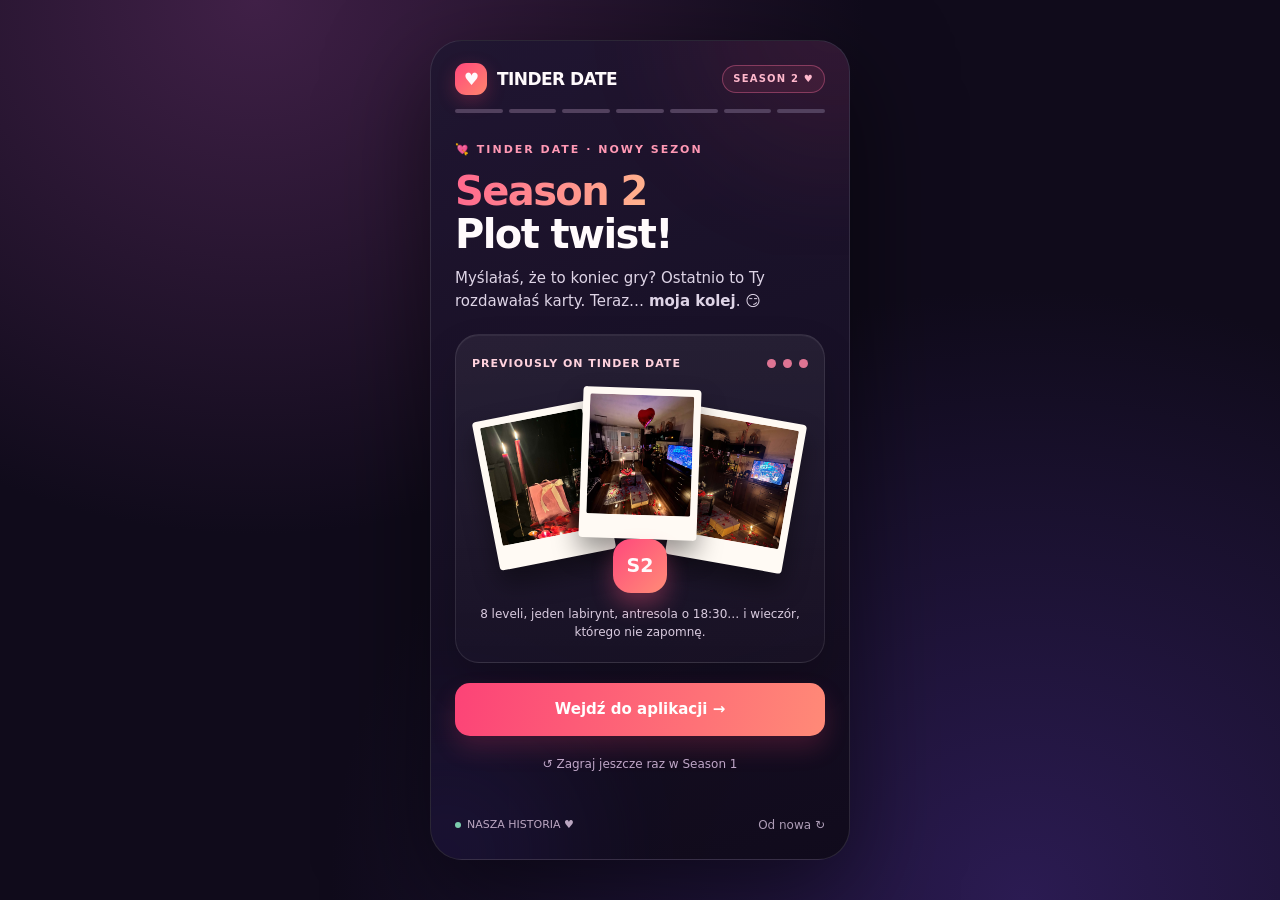
<file: index.html>
<!DOCTYPE html>
<html lang="pl">
<head>
<meta charset="utf-8">
<meta name="viewport" content="width=device-width, initial-scale=1, viewport-fit=cover">
<meta name="theme-color" content="#100b1b">
<meta name="robots" content="noindex, nofollow">
<title>Tinder Date ♥ Season 2</title>
<link rel="icon" href="data:image/svg+xml,%3Csvg xmlns='http://www.w3.org/2000/svg' viewBox='0 0 100 100'%3E%3Crect width='100' height='100' rx='28' fill='%23ff4f7d'/%3E%3Ctext x='50' y='70' font-size='60' text-anchor='middle' fill='white'%3E♥%3C/text%3E%3C/svg%3E">
<link rel="preconnect" href="https://fonts.googleapis.com">
<link rel="preconnect" href="https://fonts.gstatic.com" crossorigin>
<link href="https://fonts.googleapis.com/css2?family=Caveat:wght@600;700&display=swap" rel="stylesheet">
<link rel="stylesheet" href="assets/css/style.css">
</head>
<body>
<div class="phone">
  <div class="glow"></div><div class="glow2"></div>
  <header>
    <div class="logo"><span class="heart" aria-hidden="true">♥</span> TINDER DATE</div>
    <span class="tag" id="tag">SEASON 2 ♥</span>
  </header>
  <div class="steps" id="steps" aria-label="Postęp"><i></i><i></i><i></i><i></i><i></i><i></i><i></i></div>

  <main id="main">

  <!-- ============ INTRO ============ -->
  <section class="screen" data-screen="intro">
    <div class="eyebrow">💘 Tinder Date · nowy sezon</div>
    <h1><span class="gradient">Season 2</span><br>Plot twist!</h1>
    <p class="lead">Myślałaś, że to koniec gry? Ostatnio to Ty rozdawałaś karty. Teraz… <b>moja kolej</b>. 😏</p>
    <div class="hero-card">
      <div class="hero-top"><span>PREVIOUSLY ON TINDER DATE</span><div class="app-icons"><span></span><span></span><span></span></div></div>
      <div class="hero-polaroids">
        <figure class="mini-pol p1"><img src="assets/img/wieczor-3.jpg" alt=""></figure>
        <figure class="mini-pol p2"><img src="assets/img/wieczor-1.jpg" alt=""></figure>
        <figure class="mini-pol p3"><img src="assets/img/wieczor-2.jpg" alt=""></figure>
        <div class="hero-badge">S2</div>
      </div>
      <div class="title-caption">8 leveli, jeden labirynt, antresola o 18:30… i wieczór, którego nie zapomnę.</div>
    </div>
    <button class="primary" data-go="match">Wejdź do aplikacji →</button>
    <a class="subtle-link" id="season1-link" href="season1.html">↺ Zagraj jeszcze raz w Season 1</a>
  </section>

  <!-- ============ MATCH ============ -->
  <section class="screen" data-screen="match">
    <div class="eyebrow">🔔 Nowe powiadomienie</div>
    <h1>It's a <span class="gradient">match…</span><br>znowu. 💘</h1>
    <p class="lead">Ten sam match. Tylko lepszy. I z dużo większymi planami.</p>
    <div class="match-wrap">
      <div class="match-photos">
        <div class="match-photo"><img src="assets/img/ania.jpg" alt="Ania"></div>
        <div class="match-heart">♥</div>
        <div class="match-photo"><img src="assets/img/mariusz-card.jpg" alt="Mariusz"></div>
      </div>
      <div class="match-names"><span>Ania</span><span>×</span><span>Mariusz</span></div>
      <div class="match-sub">Match aktywny od <b>3 lat</b>. Status: nadal iskrzy. ✨</div>
    </div>
    <button class="primary" data-go="rules">Otwórz wiadomość →</button>
  </section>

  <!-- ============ RULES ============ -->
  <section class="screen" data-screen="rules">
    <div class="eyebrow">🎮 Season 2 / Zasady</div>
    <h1>Tym razem <span class="gradient">grasz Ty.</span></h1>
    <p class="lead">Role się odwróciły. Ja piszę wiadomości, Ty wybierasz. Każdy wybór dopisuje kolejny rozdział.</p>
    <ul class="rules">
      <li><b>01</b> Odpowiadaj szczerze — wyniki trafiają prosto do mnie. 📩</li>
      <li><b>02</b> Niektóre poziomy kryją poszlaki. Czytaj uważnie. 👀</li>
      <li><b>03</b> Postęp zapisuje się sam — możesz wrócić w każdej chwili.</li>
      <li><b>♥</b> Na końcu czeka coś, na co trzeba się… spakować. 🧳</li>
    </ul>
    <button class="primary" data-go="l9unlock">Zaczynamy ♥</button>
  </section>

  <!-- ============ LEVEL 09 ============ -->
  <section class="screen level-unlock" data-screen="l9unlock" data-lvl="09" data-unlock-tag="THE MORNING AFTER ☕" data-unlock-text="Dzień po randce. Ktoś nie może przestać o niej myśleć… 💭" data-next="l9chat" data-btn="Otwórz wiadomości →"></section>

  <section class="screen" data-screen="l9chat">
    <div class="eyebrow">💬 LEVEL 09 · The Morning After</div>
    <div class="chat-head"></div>
    <div class="chat-daystamp">Dzień po randce · 9:41</div>
    <div class="chat" id="chat-morning"></div>
    <div class="chat-choices" id="choices-morning" hidden></div>
    <div class="chat-next" id="next-morning" hidden><button class="primary" data-go="memories">Zobacz wspomnienia 📸</button></div>
  </section>

  <section class="screen" data-screen="memories">
    <div class="eyebrow">📸 LEVEL 09 · Wspomnienia</div>
    <h1>Our <span class="gradient">night.</span></h1>
    <p class="lead compact">Ty powiesiłaś nasze zdjęcia na sznurku. Ja dowieszam te. Dotknij, żeby powiększyć.</p>
    <div class="string-wrap">
      <svg class="string" viewBox="0 0 400 60" preserveAspectRatio="none" aria-hidden="true"><path d="M0 8 Q200 58 400 8" fill="none" stroke="#e23b5a" stroke-width="2.5"/></svg>
      <div class="polaroids" id="polaroids"></div>
    </div>
    <div class="thanks-card"><span>💌 Od Mariusza</span><p id="memories-thanks"></p></div>
    <button class="primary" data-go="l10unlock">Ale czy Ty pamiętasz każdy detal? 👀</button>
  </section>

  <!-- ============ LEVEL 10 ============ -->
  <section class="screen level-unlock" data-screen="l10unlock" data-lvl="10" data-unlock-tag="DETAIL DETECTIVE 🔍" data-unlock-text="Ostatnio sprawdzałaś, czy słucham.<br>Teraz ja sprawdzę, czy pamiętasz. 😏" data-next="l10intro" data-btn="Przyjmij wyzwanie →" data-variant="three"></section>

  <section class="screen center" data-screen="l10intro">
    <div class="eyebrow">🔍 LEVEL 10 · Memory check</div>
    <div class="orb-visual"><div class="orb"><span>🔍</span></div><div class="orb-ring"></div><div class="orb-ring b"></div></div>
    <div class="lvl-pill">REVERSE CARD 🔁</div>
    <h1>DO YOU <span class="gradient">REMEMBER?</span></h1>
    <p class="lead compact">Pytania o wieczór, który sama wymyśliłaś. Każda odpowiedź odsłania moją wiadomość. Organizatorka powinna znać odpowiedzi… prawda? 😏</p>
    <div class="mini-rules"><div><b id="quiz-count">04</b><span id="quiz-count-label">pytania</span></div><div><b>💬</b><span>moje reakcje</span></div><div><b>♥</b><span>wynik na końcu</span></div></div>
    <button class="primary" data-go="l10quiz">Pamiętam wszystko →</button>
  </section>

  <section class="screen" data-screen="l10quiz">
    <div class="quiz-top"><span class="eyebrow">LEVEL 10 · DETAIL DETECTIVE</span><span class="quiz-serial" id="quiz-serial">01 / 08</span></div>
    <div class="quiz-progress" id="quiz-progress"></div>
    <div class="quiz-question">
      <div class="quiz-sup" id="quiz-sup"></div>
      <h2 id="quiz-q"></h2>
    </div>
    <div class="tiles" id="quiz-tiles" role="group" aria-label="Odpowiedzi"></div>
    <div class="reaction" id="quiz-reaction" hidden aria-live="polite"></div>
    <button class="primary" id="quiz-next" hidden>Dalej →</button>
  </section>

  <section class="screen center" data-screen="l10result">
    <div class="eyebrow">✨ LEVEL 10 · Ukończony</div>
    <div class="result-stars">✦ <span>♥</span> ✦</div>
    <div class="lvl-pill">YOUR MEMORY REPORT</div>
    <h1>HOW WELL DO YOU <span class="gradient">REMEMBER?</span></h1>
    <div class="score-card">
      <div class="score-label">TWÓJ WYNIK</div>
      <div class="score-fraction"><span id="quiz-score">0</span><small id="quiz-total">/8</small></div>
      <div class="score-track"><div id="quiz-fill"></div></div>
      <div class="score-hearts" id="quiz-hearts"></div>
    </div>
    <div class="comment-card"><span>💬 MARIUSZ · DIAGNOZA</span><p id="quiz-comment"></p></div>
    <button class="primary" data-go="l11unlock">Dalej… coś się szykuje 👀</button>
    <button class="subtle-back" id="quiz-restart">↺ Spróbuj quizu jeszcze raz</button>
  </section>

  <!-- ============ LEVEL 11 ============ -->
  <section class="screen level-unlock" data-screen="l11unlock" data-lvl="11" data-unlock-tag="BIRTHDAY TWIST 🎂" data-unlock-text="Ty przygotowałaś mi wieczór.<br>Teraz moja kolej, solenizantko. 😏" data-next="l11chat" data-btn="Otwórz rozmowę →"></section>

  <section class="screen" data-screen="l11chat">
    <div class="eyebrow">💬 LEVEL 11 · Birthday Twist</div>
    <div class="chat-head"></div>
    <div class="chat-daystamp">Dzisiaj · nowe wiadomości</div>
    <div class="chat" id="chat-twist"></div>
    <div class="chat-choices" id="choices-twist" hidden></div>
    <div class="chat-next" id="next-twist" hidden><button class="primary" data-go="clues">Zdobądź poszlaki 🗝️</button></div>
  </section>

  <section class="screen" data-screen="clues">
    <div class="eyebrow">🗝️ LEVEL 11 · How well do you know me?</div>
    <h1>Poszlaki za <span class="gradient">dobre odpowiedzi.</span></h1>
    <p class="lead compact">Każda poszlaka o wyjeździe jest zamknięta. Otworzy się tylko wtedy, gdy poprawnie odpowiesz na pytanie o mnie. Zła odpowiedź = kłódka zostaje. 🔒</p>
    <div class="clue-quiz" id="clue-quiz" aria-live="polite"></div>
    <div class="clues" id="clues"></div>
    <div id="clues-done" hidden>
      <div class="trip-card">
        <div class="trip-kicker">♥ WYJAZD POTWIERDZONY</div>
        <div class="trip-dates">27<span>.</span>11 <i>→</i> 30<span>.</span>11</div>
        <div class="trip-rule"><span>✦</span></div>
        <div class="trip-place">BESKIDY · 22. URODZINY 🎂</div>
        <div class="trip-sub">3 NOCE · TYLKO MY · MIEJSCE ŚCIŚLE TAJNE</div>
      </div>
      <button class="primary" data-go="l12unlock">Co ja mam spakować?! 😱</button>
    </div>
  </section>

  <!-- ============ LEVEL 12 ============ -->
  <section class="screen level-unlock" data-screen="l12unlock" data-lvl="12" data-unlock-tag="PACK YOUR BAG 🧳" data-unlock-text="Ostatnio to Ty sprawdzałaś mój ekwipunek.<br>Teraz ja sprawdzam Twój. 👀" data-next="l12pack" data-btn="Otwórz walizkę →" data-variant="three"></section>

  <section class="screen" data-screen="l12pack">
    <div class="eyebrow">🧳 LEVEL 12 · Pack Your Bag</div>
    <h1>PACK YOUR <span class="gradient">BAG!</span></h1>
    <p class="lead compact">Góry, mróz i kilka niespodzianek. Zaznacz, co zabierasz. Ja oceniam. 😏</p>
    <div class="live-chat">
      <div class="live-head"><div class="avatar av-mariusz"><img src="assets/img/mariusz-avatar.jpg" alt=""></div><div><strong>Mariusz ❤️</strong><span class="online">● online</span></div></div>
      <div class="live-bubble" id="pack-msg" aria-live="polite">Pakuj się mądrze. Patrzę. 👀</div>
    </div>
    <div class="pick-header"><span>CO ZABIERASZ?</span><span id="pack-count">Nic jeszcze nie zaznaczono</span></div>
    <div class="pack-grid" id="pack-grid"></div>
    <button class="primary" id="pack-approve">Zatwierdź walizkę →</button>
  </section>

  <section class="screen" data-screen="l12result">
    <div class="eyebrow">✓ LEVEL 12 · Kontrola bagażu</div>
    <h1>READY OR <span class="gradient">NOT?</span></h1>
    <div class="live-chat">
      <div class="live-head"><div class="avatar av-mariusz"><img src="assets/img/mariusz-avatar.jpg" alt=""></div><div><strong>Mariusz ❤️</strong><span class="online">● online</span></div></div>
      <div class="live-bubble">Dobra, przejrzałem Twoją walizkę… 👀</div>
      <div id="pack-notes"></div>
    </div>
    <div class="score-card">
      <div class="score-label">WYNIK PAKOWANIA</div>
      <div class="score-fraction"><span id="pack-score">0</span><small>/100</small></div>
      <div class="score-track"><div id="pack-fill"></div></div>
      <div class="score-title" id="pack-title"></div>
      <div class="score-note" id="pack-note"></div>
    </div>
    <div class="system">📋 Spokojnie — niżej masz pełny poradnik z checklistą. Możesz do niego wracać aż do wyjazdu.</div>
    <button class="primary" data-go="guide">Otwórz poradnik pakowania 📋</button>
    <button class="subtle-back" data-go="l12pack">← Popraw walizkę</button>
  </section>

  <section class="screen" data-screen="guide">
    <div class="eyebrow">📋 Poradnik · Co spakować</div>
    <h1>THE <span class="gradient">PACKING LIST</span></h1>
    <p class="lead compact">Odhaczaj podczas pakowania — zapamiętam postęp na tym telefonie. Pod koniec listopada w Beskidach może być mroźno i śnieżnie. ❄️</p>
    <div class="guide-progress"><div><span id="guide-count">0 / 0</span> spakowane</div><div class="score-track"><div id="guide-fill"></div></div></div>
    <div id="guide-list"></div>
    <div class="info-card">
      <div class="info-title" id="tips-title"></div>
      <ul id="tips"></ul>
    </div>
    <div class="info-card mine">
      <div class="info-title">😎 Moja działka (nic nie musisz)</div>
      <ul id="my-part"></ul>
    </div>
    <button class="primary" id="guide-continue" data-go="l13unlock">Dalej: zaplanuj weekend →</button>
  </section>

  <!-- ============ LEVEL 13 ============ -->
  <section class="screen level-unlock" data-screen="l13unlock" data-lvl="13" data-unlock-tag="SWIPE YOUR WEEKEND 💘" data-unlock-text="Znasz zasady Tindera.<br>Tym razem swipe'ujesz atrakcje. 😏" data-next="l13swipe" data-btn="Zacznij swipe'ować →"></section>

  <section class="screen" data-screen="l13swipe">
    <div class="eyebrow">💘 LEVEL 13 · Swipe Your Weekend</div>
    <div class="swipe-top"><h2>Co robimy?</h2><span id="deck-count"></span></div>
    <p class="hint-line">← nie · w prawo → chcę · ★ <b>super like</b> = musimy!</p>
    <div class="deck" id="deck"></div>
    <div class="deck-actions">
      <button class="round nope" data-swipe="nope" aria-label="Nie">✕</button>
      <button class="round undo" id="deck-undo" aria-label="Cofnij">↺</button>
      <button class="round super" data-swipe="super" aria-label="Super like">★</button>
      <button class="round like" data-swipe="like" aria-label="Chcę">♥</button>
    </div>
  </section>

  <section class="screen" data-screen="l13matches">
    <div class="eyebrow">✨ LEVEL 13 · Twoje matche</div>
    <h1>It's a <span class="gradient">plan!</span> 💘</h1>
    <p class="lead compact" id="matches-lead"></p>
    <div class="matches" id="matches"></div>
    <button class="primary" data-go="l14unlock">Dalej →</button>
    <button class="subtle-back" id="deck-restart">↺ Swipe'uj od nowa</button>
  </section>

  <!-- ============ LEVEL 14 ============ -->
  <section class="screen level-unlock" data-screen="l14unlock" data-lvl="14" data-unlock-tag="YOUR WISHES ✨" data-unlock-text="Kilka pytań, żebym wszystko przygotował idealnie.<br>Odpowiedzi znam tylko ja. 🤫" data-next="l14prefs" data-btn="Zaczynamy →" data-variant="three"></section>

  <section class="screen" data-screen="l14prefs">
    <div class="quiz-top"><span class="eyebrow">LEVEL 14 · YOUR WISHES</span><span class="quiz-serial" id="pref-serial"></span></div>
    <div class="quiz-progress" id="pref-progress"></div>
    <div id="pref-body"></div>
    <div class="quiz-actions"><button class="quiz-back" id="pref-back">← Wstecz</button><button class="primary" id="pref-next" disabled>Dalej →</button></div>
  </section>

  <!-- ============ LEVEL 15 ============ -->
  <section class="screen" data-screen="send">
    <div class="eyebrow">📩 LEVEL 15 · Wyślij do Mariusza</div>
    <h1>SEND <span class="gradient">IT.</span></h1>
    <p class="lead compact">Tak wygląda Twój weekend. Jedno kliknięcie i wszystko ląduje u mnie.</p>
    <div class="summary" id="summary"></div>
    <div class="send-status" id="send-status" aria-live="polite" hidden></div>
    <button class="primary" id="send-btn">Wyślij do Mariusza 💌</button>
    <div class="fallback" id="send-fallback" hidden>
      <a class="primary ghosty" id="mailto-link" href="#">Wyślij mailem ✉️</a>
      <button class="subtle-back" id="copy-btn">📋 Skopiuj odpowiedzi</button>
    </div>
    <button class="subtle-back" data-go="l14prefs">← Zmień odpowiedzi</button>
  </section>

  <!-- ============ FINAŁ ============ -->
  <section class="screen" data-screen="finalchat">
    <div class="eyebrow">💌 TINDER DATE · Season 2 · Finał</div>
    <div class="chat-head"></div>
    <div class="chat" id="chat-final"></div>
    <div class="chat-next" id="next-final" hidden><button class="primary" data-go="finale">Zakończ sezon ♥</button></div>
  </section>

  <section class="screen center final-screen" data-screen="finale">
    <div class="eyebrow">💘 SEASON 2 · TO BE CONTINUED…</div>
    <div class="final-sparkles" aria-hidden="true">
      <div class="final-orbit"></div><div class="final-orbit second"></div>
      <span class="spark one">✦</span><span class="spark two">✧</span><span class="spark three">✧</span><span class="spark four">✦</span>
      <span class="final-heart">🎂</span>
    </div>
    <div class="final-kicker">IT'S A BIRTHDAY TRIP</div>
    <h1>PACK YOUR BAG,<br><span class="gradient">BIRTHDAY GIRL</span></h1>
    <div class="trip-card">
      <div class="trip-kicker">♥ DO WYJAZDU ZOSTAŁO</div>
      <div class="countdown" id="countdown"></div>
      <div class="trip-rule"><span>✦</span></div>
      <div class="trip-place">PT 27.11 → PN 30.11</div>
      <div class="trip-sub">BESKIDY · MIEJSCE ŚCIŚLE TAJNE · TYLKO MY</div>
    </div>
    <p class="final-text">Ostatnio napisałaś: „Odłóż telefon. Najlepsza część tej historii wydarzy się już poza ekranem.”<br>Miałaś rację. Tym razem też tak będzie. ❤️</p>
    <button class="primary" data-go="guide">Lista pakowania 📋</button>
    <div class="final-signature">ONE MATCH. THREE YEARS. TWENTY-TWO CANDLES. ♥</div>
    <button class="subtle-back" id="replay">Zagraj od początku ↻</button>
  </section>

  </main>

  <div class="footer">
    <span class="pill"><span class="dot"></span> NASZA HISTORIA ♥</span>
    <div class="footer-actions">
      <button class="ghost" id="guide-shortcut" hidden>🧳 Lista</button>
      <button class="ghost" id="reset">Od nowa ↻</button>
    </div>
  </div>
</div>

<div class="lightbox" id="lightbox" hidden><img alt=""><p></p><button aria-label="Zamknij">✕</button></div>
<div class="toast" id="toast" hidden></div>

<script src="assets/js/config.js"></script>
<script src="assets/js/app.js"></script>
</body>
</html>
</file>
<file: assets/css/style.css>
/* Tinder Date · Season 2 — styl spójny z Season 1 */
:root{
  --bg:#100b1b;--panel:#1d1630;--ink:#fffafc;--muted:#b7a9c8;--hot:#ff436d;--warm:#ff8e9d;
  --edge:rgba(255,255,255,.11);--ok:#6fe0a8;--bad:#ff7a8f
}
*{box-sizing:border-box}
html{-webkit-text-size-adjust:100%}
body{margin:0;min-height:100vh;min-height:100dvh;
  background:radial-gradient(ellipse at 20% 0,#402047 0,transparent 42%),radial-gradient(ellipse at 80% 100%,#2b1b52 0,transparent 48%),var(--bg);
  color:var(--ink);font:15px/1.55 ui-sans-serif,system-ui,-apple-system,"Segoe UI",Roboto,sans-serif;
  display:flex;align-items:center;justify-content:center;padding:15px}
button{font:inherit;cursor:pointer;color:inherit}
img{max-width:100%}
[hidden]{display:none!important}

.phone{position:relative;width:min(100%,420px);min-height:min(800px,calc(100dvh - 30px));border:1px solid var(--edge);border-radius:32px;
  background:linear-gradient(165deg,rgba(32,22,49,.96),rgba(16,11,27,.97));box-shadow:0 30px 100px #0008;overflow:hidden;display:flex;flex-direction:column}
.glow{position:absolute;width:290px;height:290px;border-radius:50%;background:#ff456c;opacity:.09;filter:blur(65px);top:-165px;right:-130px;pointer-events:none}
.glow2{position:absolute;width:250px;height:250px;border-radius:50%;background:#6f4cff;opacity:.10;filter:blur(70px);bottom:-120px;left:-110px;pointer-events:none}
header{padding:22px 24px 14px;display:flex;align-items:center;justify-content:space-between;gap:12px;z-index:1}
.logo{display:flex;align-items:center;gap:10px;font-size:17px;font-weight:860;letter-spacing:-.55px}
.logo .heart{display:grid;place-items:center;width:32px;height:32px;border-radius:11px;background:linear-gradient(135deg,#ff487c,#ff856d);box-shadow:0 6px 18px #ff3e6940}
.tag{border:1px solid #ff709c60;border-radius:999px;background:#ff5f8a16;color:#ffb8cc;padding:5px 10px;font-size:10px;font-weight:800;letter-spacing:1.2px;white-space:nowrap}
.steps{display:flex;gap:6px;padding:0 24px 10px;z-index:1}
.steps i{display:block;flex:1;height:4px;border-radius:30px;background:#52415e;transition:background .4s}
.steps i.on{background:linear-gradient(90deg,#ff3d77,#ffb18e)}
main{z-index:1;flex:1;padding:10px 24px 18px;display:flex;flex-direction:column;justify-content:center}
.screen{display:none;animation:pop .34s ease both}
.screen.active{display:block}
@keyframes pop{from{opacity:0;transform:translateY(10px)}to{opacity:1;transform:none}}
.center{text-align:center}

.eyebrow{font-size:11px;letter-spacing:2px;font-weight:800;color:#ff98b4;text-transform:uppercase;margin:8px 0}
h1{font-size:clamp(30px,7.4vw,40px);line-height:1.09;letter-spacing:-1.6px;margin:12px 0 10px;font-weight:900}
h2{font-size:clamp(21px,5.6vw,27px);line-height:1.18;letter-spacing:-.7px;margin:6px 0 10px;font-weight:880}
.gradient{background:linear-gradient(100deg,#ff678e,#ffb38d);-webkit-background-clip:text;background-clip:text;color:transparent}
.lead{color:#ded4e6;margin:10px 0 20px;font-size:15px}
.lead.compact{font-size:13.5px;margin:6px 0 14px}
.primary{display:block;width:100%;border:0;border-radius:15px;background:linear-gradient(105deg,#fc4377,#ff8a77);color:#fff;font-size:15px;font-weight:850;padding:15px 16px;box-shadow:0 12px 24px #fa406c30;margin:10px 0;text-align:center;text-decoration:none;transition:transform .12s,opacity .2s}
.primary:active{transform:scale(.98)}
.primary:disabled{opacity:.42;cursor:not-allowed;box-shadow:none}
.primary.ghosty{background:#3a2747;border:1px solid #8b5377;box-shadow:none}
.subtle-back,.subtle-link{border:0;display:block;margin:8px auto 0;background:transparent;color:#dec1d3;padding:9px;font-size:13px;text-align:center;text-decoration:none}
.subtle-link{font-size:12px;color:#bfa6c7}
.system{border:1px dashed #e9799c6b;color:#f7d7e3;background:#71354b30;padding:13px 15px;border-radius:14px;margin:16px 0;font-size:13px}
.lvl-pill{display:inline-flex;align-items:center;gap:7px;padding:6px 12px;border-radius:999px;font-size:10px;font-weight:850;letter-spacing:1.4px;color:#ffbcd0;border:1px solid #ff76974b;background:#ff4f7915}

/* intro */
.hero-card{padding:20px 16px;border-radius:24px;border:1px solid #ffffff18;background:linear-gradient(180deg,rgba(255,255,255,.06),rgba(255,255,255,.02));box-shadow:inset 0 1px 0 rgba(255,255,255,.06),0 20px 40px rgba(0,0,0,.16);margin:16px 0 20px}
.hero-top{display:flex;align-items:center;justify-content:space-between;margin-bottom:10px;color:#ffd2de;font-size:11px;font-weight:800;letter-spacing:1px}
.app-icons{display:flex;gap:7px}.app-icons span{width:9px;height:9px;border-radius:50%;background:#ff84a5;opacity:.85}
.hero-polaroids{position:relative;height:215px}
.mini-pol{position:absolute;margin:0;background:#fffaf4;padding:7px 7px 24px;border-radius:4px;box-shadow:0 14px 26px #0006;width:118px}
.mini-pol img{display:block;width:100%;height:120px;object-fit:cover;border-radius:2px}
.mini-pol.p1{left:4%;top:28px;transform:rotate(-11deg)}
.mini-pol.p2{left:50%;top:6px;transform:translateX(-50%) rotate(2deg);z-index:2}
.mini-pol.p3{right:4%;top:32px;transform:rotate(10deg)}
.hero-badge{position:absolute;z-index:3;left:50%;bottom:4px;transform:translateX(-50%);width:54px;height:54px;border-radius:18px;display:grid;place-items:center;font-weight:900;font-size:19px;background:linear-gradient(135deg,#ff487c,#ff8c77);box-shadow:0 12px 22px #ff547f55}
.title-caption{text-align:center;font-size:12px;color:#d9cbdf;margin-top:8px}

/* match */
.match-wrap{padding:22px 14px 14px;border-radius:28px;border:1px solid #ffffff16;background:linear-gradient(180deg,rgba(255,255,255,.04),rgba(255,255,255,.02));box-shadow:0 18px 42px rgba(0,0,0,.18);margin:16px 0 20px;text-align:center}
.match-photos{position:relative;display:flex;justify-content:center;align-items:center;gap:8px;min-height:190px;margin-bottom:8px}
.match-photo{width:min(39%,138px);aspect-ratio:3/4;border-radius:19px;overflow:hidden;border:2px solid rgba(255,255,255,.88);box-shadow:0 16px 27px rgba(0,0,0,.23);background:#302539;flex:none}
.match-photo img{width:100%;height:100%;object-fit:cover;display:block}
.match-heart{position:absolute;z-index:3;display:grid;place-items:center;width:52px;height:52px;border-radius:18px;background:linear-gradient(135deg,#ff487c,#ff8c77);box-shadow:0 12px 20px rgba(255,84,127,.36);font-size:24px;font-weight:900}
.match-names{display:flex;justify-content:center;gap:10px;font-weight:800;font-size:18px}
.match-names span:nth-child(2){color:#ff9bbb;font-size:14px;align-self:center}
.match-sub{margin-top:6px;color:#d6c7e0;font-size:13px}

.rules{list-style:none;padding:0;margin:16px 0 22px}
.rules li{display:flex;gap:11px;align-items:flex-start;padding:9px 0;color:#e5d8e6}
.rules b{font-weight:900;color:#ff9ab6;min-width:22px}

/* avatars */
.avatar{width:38px;height:38px;flex:none;border-radius:13px;overflow:hidden;background:linear-gradient(130deg,#b85080,#f98e93);border:1px solid #ffb1be55}
.avatar img{width:100%;height:100%;object-fit:cover;display:block}

/* level unlock */
.unlock-stage{position:relative;overflow:hidden;text-align:center;margin:16px 0 24px;padding:28px 17px 30px;border-radius:27px;border:1px solid #fa8ea24b;background:radial-gradient(circle at 50% 27%,#74395f66,transparent 55%),linear-gradient(160deg,#362141,#1b162f);box-shadow:0 24px 50px #0003}
.unlock-stage.three{background:radial-gradient(circle at 50% 25%,#5d3d8f77,transparent 57%),linear-gradient(155deg,#312042,#17152e)}
.unlock-rings{position:relative;width:165px;height:165px;border-radius:50%;margin:0 auto 12px;border:1px solid #ff8db73d;display:grid;place-items:center;background:radial-gradient(circle,#ff708b27 0%,#ff708b09 54%,transparent 73%)}
.unlock-rings:before,.unlock-rings:after{content:"";position:absolute;inset:16px;border:1px dashed #fda0be72;border-radius:50%;animation:spin 16s linear infinite}
.unlock-rings:after{inset:33px;animation-direction:reverse;animation-duration:11s;border-style:solid;opacity:.48}
@keyframes spin{to{transform:rotate(360deg)}}
.unlock-lock{font-size:70px;z-index:1;filter:drop-shadow(0 12px 14px #0006);animation:pop .5s ease both}
.unlock-small{font-size:10px;font-weight:900;letter-spacing:2.3px;color:#ffb2c8}
.unlock-stage h1{font-size:50px;margin:6px 0 12px}
.unlock-tag{display:inline-flex;align-items:center;gap:8px;padding:8px 15px;border:1px solid #fe8fa268;background:#ff60911c;border-radius:999px;color:#ffe0ed;font-size:11px;font-weight:850;letter-spacing:1.4px}
.unlock-stage p{color:#e6d8e9;font-size:13px;line-height:1.6;margin:16px 0 0}

/* chat */
.chat-head{display:flex;align-items:center;gap:12px;border:1px solid #825573;background:linear-gradient(110deg,#47304b,#2b213c);border-radius:19px;padding:10px 13px;margin-top:12px}
.chat-head .avatar{width:50px;height:50px;border-radius:17px}
.chat-head strong{display:block;font-size:17px}
.chat-head strong span{color:#ff83aa}
.chat-head small{font-size:11px;color:#cae8db}
.chat-head small i{display:inline-block;background:#65e8a9;width:6px;height:6px;margin-right:4px;border-radius:50%}
.chat-head .heart-out{margin-left:auto;font-size:30px;color:#fcb4c9;font-weight:300}
.chat-daystamp{text-align:center;margin-top:14px;color:#c5b2cb;font-size:11px;font-weight:680}
.chat{display:flex;flex-direction:column;gap:10px;margin:16px 0 12px}
.row{display:flex;gap:9px;align-items:flex-end;animation:msgIn .35s cubic-bezier(.21,.9,.27,1.14) both}
.row.out{justify-content:flex-end}
.row .avatar{width:30px;height:30px;border-radius:11px}
.row .avatar.ghost-av{visibility:hidden}
.bubble{padding:11px 14px;border:1px solid #73516b;border-radius:17px 17px 17px 5px;background:#34263f;font-size:14px;line-height:1.5;max-width:82%}
.row.out .bubble{background:#773955;border-color:#a6537b;border-radius:17px 17px 5px 17px}
@keyframes msgIn{from{opacity:0;transform:translateY(12px) scale(.97)}to{opacity:1;transform:none}}
.typing{display:inline-flex;gap:4px;padding:14px 16px}
.typing i{width:7px;height:7px;border-radius:50%;background:#e9a9c4;animation:blink 1s infinite}
.typing i:nth-child(2){animation-delay:.15s}.typing i:nth-child(3){animation-delay:.3s}
@keyframes blink{0%,100%{opacity:.25;transform:translateY(0)}50%{opacity:1;transform:translateY(-3px)}}
.chat-choices{display:grid;gap:8px;padding:4px 0 6px;animation:pop .3s ease both}
.compose-label{font-size:10px;color:#ffc0d5;font-weight:850;letter-spacing:1.3px;margin-bottom:2px;text-align:center}
.choice{display:flex;align-items:center;gap:12px;background:linear-gradient(115deg,#583251,#412b49);border:1px solid #845074;border-radius:14px;text-align:left;min-height:58px;padding:11px 12px;font-size:13.5px;line-height:1.4;transition:transform .15s}
.choice:active{transform:scale(.98)}
.choice b{border-radius:10px;background:#a94b7d;padding:8px 11px;min-width:33px;text-align:center;font-size:12px}
.chat-next{animation:pop .3s ease both}

/* memories */
.string-wrap{position:relative;margin:14px -8px 6px;padding-top:6px}
.string{position:absolute;left:0;right:0;top:0;width:100%;height:56px}
.polaroids{position:relative;display:flex;justify-content:space-between;gap:10px;padding:16px 6px 6px}
.polaroid{position:relative;flex:1;min-width:0;border:0;background:#fffaf4;padding:6px 6px 8px;border-radius:3px;box-shadow:0 12px 22px #0007;transform-origin:50% -14px;animation:sway 4s ease-in-out infinite;display:flex;flex-direction:column;gap:5px}
.polaroid:nth-child(1){transform:rotate(-4deg);margin-top:10px;animation-delay:-1s}
.polaroid:nth-child(2){transform:rotate(3deg);margin-top:26px;animation-delay:-2s}
.polaroid:nth-child(3){transform:rotate(-2deg);margin-top:12px;animation-delay:-3s}
.polaroid:before{content:"";position:absolute;top:-12px;left:50%;width:10px;height:20px;margin-left:-5px;border-radius:3px;background:linear-gradient(#d9b98a,#a7835a);box-shadow:0 2px 3px #0004}
.polaroid img{display:block;width:100%;aspect-ratio:3/4;object-fit:cover;border-radius:1px}
.polaroid span{font-family:Caveat,cursive;color:#3a2533;font-size:15px;line-height:1.05;min-height:32px;text-align:center}
@keyframes sway{0%,100%{rotate:0deg}50%{rotate:1.6deg}}
.thanks-card,.comment-card{background:linear-gradient(135deg,#37253f,#4e2b49);border-radius:17px 17px 17px 5px;padding:15px;text-align:left;margin:16px 0;border:1px solid #855472}
.thanks-card span,.comment-card span{font-size:10px;color:#ffbcd4;letter-spacing:1.1px;font-weight:900}
.thanks-card p,.comment-card p{font-size:14.5px;line-height:1.5;margin:8px 0 0;font-weight:630}
.lightbox{position:fixed;inset:0;z-index:50;background:#0b0712ee;display:flex;flex-direction:column;align-items:center;justify-content:center;padding:20px;animation:pop .25s ease both}
.lightbox img{max-height:76vh;border-radius:10px;box-shadow:0 20px 60px #000}
.lightbox p{font-family:Caveat,cursive;font-size:26px;color:#ffd8e6;margin:14px 0 0;text-align:center}
.lightbox button{position:absolute;top:16px;right:16px;width:44px;height:44px;border-radius:14px;border:1px solid #ffffff30;background:#ffffff14;font-size:18px}

/* orb intro */
.orb-visual{position:relative;height:190px;display:grid;place-items:center}
.orb{width:140px;height:140px;border-radius:50%;display:grid;place-items:center;background:radial-gradient(circle at 40% 30%,#fba6c5,#a64c87 55%,#5b366c 92%);box-shadow:0 18px 45px #f65d9935,inset 0 3px 14px #fff4}
.orb span{font-size:62px;animation:hover 3s ease-in-out infinite}
.orb-ring{position:absolute;width:170px;height:170px;border:1px solid #ffe6f175;border-radius:50%}
.orb-ring.b{width:205px;height:205px;border-style:dashed;opacity:.45;animation:spin 20s linear infinite}
@keyframes hover{50%{transform:translateY(-6px) rotate(6deg)}}
.mini-rules{display:flex;gap:7px;margin:20px 0}
.mini-rules>div{flex:1;padding:12px 6px;border-radius:14px;background:#30213e;border:1px solid #654565}
.mini-rules b{display:block;font-size:22px;color:#ff9fc3;line-height:1.1;margin-bottom:5px}
.mini-rules span{font-size:10.5px;color:#e6d5e5}

/* quiz */
.quiz-top{display:flex;align-items:center;justify-content:space-between;gap:10px}
.quiz-top .eyebrow{font-size:10px;letter-spacing:1.1px}
.quiz-serial{color:#ffc7d8;font-weight:850;letter-spacing:1.1px;font-size:11px}
.quiz-progress{display:flex;gap:5px;margin:8px 0 18px}
.quiz-progress i{flex:1;height:5px;background:#55415f;border-radius:20px;transition:.2s}
.quiz-progress i.past{background:#ae6186}
.quiz-progress i.current{background:linear-gradient(100deg,#fc4d7d,#ffa0ba);box-shadow:0 0 12px #ff668b70}
.quiz-question{text-align:center;min-height:96px}
.quiz-sup{letter-spacing:1.8px;font-size:10px;font-weight:850;color:#ffb2c7;margin-bottom:6px}
.quiz-hint{font-size:12px;color:#cebdd5;margin:0 0 6px;text-align:center}
.tiles{display:grid;grid-template-columns:repeat(2,minmax(0,1fr));gap:10px;margin:12px 0}
.tile{position:relative;display:flex;flex-direction:column;align-items:center;justify-content:center;gap:6px;min-height:104px;border:1px solid #624b69;border-radius:17px;padding:12px 8px;background:linear-gradient(150deg,#3b2b47,#271d37);box-shadow:0 7px 14px #0002;transition:border-color .18s,transform .18s,box-shadow .18s,opacity .2s;text-align:center}
.tile .te{font-size:34px;line-height:1.1}
.tile .tt{font-size:12.5px;font-weight:750;line-height:1.28}
.tile:not(:disabled):active{transform:scale(.97)}
.tile.selected{border-color:#ff9fbe;box-shadow:0 0 0 1px #ff9fbe,0 12px 28px #ff64912b;transform:translateY(-2px);background:linear-gradient(150deg,#5a2f52,#2e1e3d)}
.tile .tick{position:absolute;right:9px;top:9px;width:23px;height:23px;border-radius:50%;display:none;place-items:center;font-weight:950;font-size:13px}
.tile.selected .tick{display:grid;background:#ff8dac;color:#3a2138}
.tile.correct{border-color:var(--ok);box-shadow:0 0 0 1px var(--ok)}
.tile.correct .tick{display:grid;background:var(--ok);color:#10301f}
.tile.wrong{border-color:var(--bad);box-shadow:0 0 0 1px var(--bad)}
.tile.wrong .tick{display:grid;background:var(--bad);color:#3a0d18}
.tile.dim{opacity:.45}
.tile:disabled{cursor:default}
.reaction{display:flex;gap:9px;align-items:flex-end;margin:12px 0 4px;animation:msgIn .4s ease both}
.reaction .bubble{max-width:none;flex:1}
.reaction .verdict{display:block;font-size:10px;font-weight:900;letter-spacing:1.2px;margin-bottom:4px}
.reaction .verdict.ok{color:var(--ok)}.reaction .verdict.bad{color:#ffb0bd}
.quiz-actions{display:flex;gap:10px;align-items:center;margin-top:8px}
.quiz-back{border:1px solid #684e70;background:#32263e;color:#e8d7e8;border-radius:14px;padding:14px 8px;font-size:13px;min-width:92px}
.quiz-back:disabled{opacity:.4}
.quiz-actions .primary{margin:0;flex:1}

/* score */
.result-stars{color:#fab5d1;font-size:26px;margin:4px 0 10px}
.result-stars span{color:#ff6f98;font-size:39px;padding:0 14px}
.score-card{border:1px solid #bd6799;background:radial-gradient(ellipse at 50% 0%,#754568bb,#35233c 68%);border-radius:23px;padding:20px 20px 16px;margin:20px 0 14px;box-shadow:0 18px 37px #0004;text-align:center}
.score-label{font-size:11px;color:#ffb2cf;font-weight:830;letter-spacing:1.8px}
.score-fraction{font-weight:950;letter-spacing:-3px;line-height:1.15;margin:6px 0 12px}
.score-fraction span{font-size:72px}.score-fraction small{font-size:30px;color:#cbacbf}
.score-track{height:10px;border-radius:50px;background:#604460;overflow:hidden}
.score-track div{height:100%;width:0;background:linear-gradient(90deg,#ff4f8a,#ffb3d0);border-radius:50px;transition:width 1s ease}
.score-hearts{letter-spacing:4px;color:#ff98bc;margin-top:14px;font-size:16px}
.score-title{font-size:15px;font-weight:850;color:#ffe0ec;margin:12px 0 4px}
.score-note{color:#dfcadb;font-size:12px}

/* clues */
.clues{display:grid;gap:9px;margin:14px 0}
.clue{position:relative;display:flex;align-items:center;gap:13px;width:100%;min-height:66px;text-align:left;border-radius:16px;padding:12px 14px;border:1px solid #6c4e6e;background:linear-gradient(120deg,#33243f,#291f37);transition:background .3s,border-color .3s}
.clue .ce{width:42px;height:42px;border-radius:13px;display:grid;place-items:center;font-size:22px;flex:none;background:#ff5e8424;border:1px solid #ff6b8c55}
.clue .ct{font-weight:850;font-size:14px}
.clue .cd{font-size:12.5px;color:#e5d3e4;line-height:1.4;margin-top:2px}
.clue.locked .ce{filter:grayscale(1) blur(0);background:#ffffff10}
.clue.locked .ct{color:#d9c6dc}
.clue.locked .cd{filter:blur(5px);user-select:none}
.clue.open{border-color:#ff9cbd;background:linear-gradient(120deg,#4e2948,#2e1e3d)}
.clue.fresh{animation:flip .55s ease both;box-shadow:0 0 0 1px #ff9cbd,0 0 26px #ff6f9a55}
.clue.current{border-style:dashed;border-color:#ff8fb1aa}
.clue.tap{cursor:pointer}
.clue-q{border:1px solid #855472;border-radius:20px;padding:14px 12px 10px;margin:6px 0 12px;background:linear-gradient(150deg,#3a2546,#241b34);box-shadow:0 14px 30px #0004;text-align:center;animation:pop .35s ease both}
.clue-q h2{font-size:clamp(19px,5.2vw,23px);margin:4px 0 6px}
.clue-q .tiles{margin:10px 0 4px}
.clue-q .tile{min-height:90px}
.clue-q .reaction{text-align:left}
.clue-quiz>.reaction{margin:2px 0 10px}
@keyframes flip{0%{transform:rotateX(70deg);opacity:.4}100%{transform:none;opacity:1}}
.trip-card{position:relative;margin:16px auto 14px;padding:18px 16px;max-width:360px;overflow:hidden;text-align:center;border:1px solid #ffb9d376;border-radius:20px;background:radial-gradient(circle at 50% 0%,#b0527840 0%,transparent 55%),linear-gradient(155deg,#492d46 0%,#26233a 100%);box-shadow:0 14px 35px #0004,0 0 28px #f780b11c;animation:pop .5s ease both}
.trip-card:after{content:'';position:absolute;inset:6px;border:1px solid #ffffff15;border-radius:15px;pointer-events:none}
.trip-kicker{font-size:10px;letter-spacing:2px;font-weight:850;color:#ffbdd0}
.trip-dates{margin:6px 0 0;font-size:44px;line-height:1.1;letter-spacing:-1.5px;font-weight:900;font-variant-numeric:tabular-nums}
.trip-dates span{color:#ff98b8}.trip-dates i{font-style:normal;color:#ff98b8;font-size:30px;padding:0 4px}
.trip-rule{display:flex;align-items:center;gap:10px;margin:10px auto 8px;color:#ffabd2;font-size:12px;max-width:190px}
.trip-rule:before,.trip-rule:after{content:'';flex:1;height:1px;background:#ffadce66}
.trip-place{font-size:17px;line-height:1.25;font-weight:900;letter-spacing:1.4px}
.trip-sub{margin-top:6px;font-size:10.5px;font-weight:800;letter-spacing:1.2px;color:#ffc0d6}

/* packing */
.live-chat{padding:12px;border:1px solid #754c70;border-radius:18px;background:linear-gradient(140deg,#2e233b,#352541);box-shadow:0 9px 23px #0003;margin:12px 0}
.live-head{display:flex;align-items:center;gap:10px;margin-bottom:10px}
.live-head strong{display:block;font-size:14px}
.online{display:block;font-size:10px;color:#83e4b6}
.live-bubble{border:1px solid #915274;background:linear-gradient(135deg,#6b3b58,#54324c);border-radius:15px 15px 15px 4px;padding:11px 13px;font-size:13.5px;line-height:1.45;min-height:48px;animation:msgIn .27s ease both}
.live-bubble+.live-bubble,#pack-notes .live-bubble{margin-top:8px}
.pick-header{display:flex;justify-content:space-between;align-items:center;gap:10px;font-size:10px;font-weight:800;color:#ffb4cd;letter-spacing:1px;margin:14px 0 9px}
.pick-header span+span{color:#d3c2d9;letter-spacing:0;font-weight:550}
.pack-grid{display:grid;grid-template-columns:repeat(4,minmax(0,1fr));gap:7px;margin-bottom:12px}
.pack-tile{position:relative;min-width:0;min-height:88px;border:1px solid #58465e;border-radius:13px;background:#31263f;display:flex;flex-direction:column;justify-content:center;align-items:center;gap:4px;padding:8px 3px;transition:background .2s,border-color .2s,transform .12s}
.pack-tile:active{transform:scale(.95)}
.pack-tile.selected{background:#684053;border-color:#ff94b3;box-shadow:inset 0 0 0 1px #ff96bb30}
.pack-emoji{font-size:27px;line-height:1.2}
.pack-name{font-size:9.5px;font-weight:700;line-height:1.2;min-height:23px;display:block;width:100%;text-align:center;overflow-wrap:anywhere;hyphens:auto}
.pack-check{position:absolute;top:4px;right:6px;font-weight:900;font-size:12px;color:#ffc0d5}

/* guide */
.guide-progress{display:grid;gap:7px;margin:10px 0 14px;font-size:12px;color:#e7d5e6}
.guide-progress span{font-weight:900;color:#fff}
.g-section{border:1px solid #6a4b6c;border-radius:17px;background:#2c2139;margin:10px 0;overflow:hidden}
.g-section h3{margin:0;padding:12px 14px;font-size:14.5px;background:linear-gradient(110deg,#47304b,#2f2340);display:flex;justify-content:space-between;align-items:center}
.g-section h3 small{font-size:11px;color:#ffc1d6;font-weight:700}
.g-item{display:flex;align-items:flex-start;gap:11px;padding:10px 14px;border-top:1px solid #ffffff0d;font-size:13.5px;line-height:1.4;cursor:pointer;-webkit-tap-highlight-color:transparent}
.g-item input{appearance:none;-webkit-appearance:none;flex:none;width:21px;height:21px;margin:0;border-radius:7px;border:1.5px solid #b5799b;background:#ffffff08;display:grid;place-items:center;cursor:pointer}
.g-item input:checked{background:linear-gradient(135deg,#ff4f7d,#ff9a7d);border-color:transparent}
.g-item input:checked:after{content:'✓';font-size:13px;font-weight:900;color:#fff}
.g-item input:checked+span{color:#bca9c3;text-decoration:line-through;text-decoration-color:#ff86a880}
.info-card{border:1px solid #855472;border-radius:17px;padding:13px 15px;margin:14px 0;background:linear-gradient(135deg,#37253f,#4e2b49)}
.info-card.mine{background:linear-gradient(135deg,#25304a,#2d2440);border-color:#5d6fa0}
.info-title{font-weight:880;font-size:14px;margin-bottom:6px}
.info-card ul{margin:0;padding-left:2px;list-style:none;display:grid;gap:6px;font-size:13px;color:#eadbea;line-height:1.42}

/* swipe deck */
.swipe-top{display:flex;justify-content:space-between;align-items:baseline;gap:10px}
.swipe-top h2{margin:4px 0}
#deck-count{font-size:12px;color:#ffc7d8;font-weight:800;white-space:nowrap}
.hint-line{font-size:11.5px;color:#cdb8d2;margin:2px 0 12px}
.deck{position:relative;height:min(410px,56dvh);margin:6px 0 14px;touch-action:none}
.card{position:absolute;inset:0;border-radius:24px;overflow:hidden;border:1px solid #ffffff22;box-shadow:0 22px 40px #0007;display:flex;flex-direction:column;background:#2a1f37;user-select:none;-webkit-user-select:none;will-change:transform;transition:transform .35s cubic-bezier(.2,.8,.3,1),opacity .35s}
.card.dragging{transition:none}
.card .art{flex:1;display:grid;place-items:center;position:relative;background:linear-gradient(150deg,var(--c1),var(--c2))}
.card .art:after{content:"";position:absolute;inset:0;background:radial-gradient(ellipse at 30% 20%,#ffffff40,transparent 55%),linear-gradient(transparent 55%,#1a1226e6)}
.card .art b{font-size:96px;filter:drop-shadow(0 14px 20px #0005);z-index:1}
.card .art .ctag{position:absolute;top:14px;left:14px;z-index:2;background:#120c1dcc;border:1px solid #ffffff33;border-radius:999px;padding:5px 11px;font-size:11px;font-weight:800;letter-spacing:.5px}
.card .info{padding:14px 16px 18px;background:#1a1226;margin-top:-2px}
.card .info h3{margin:0 0 4px;font-size:21px;letter-spacing:-.5px}
.card .info p{margin:0;font-size:13px;line-height:1.45;color:#e3d3e5}
.card:not(.top){pointer-events:none}
.card.behind{transform:scale(.95) translateY(12px);opacity:.75}
.card.behind2{transform:scale(.9) translateY(24px);opacity:.4}
.stamp{position:absolute;z-index:3;top:26px;padding:6px 12px;border:4px solid;border-radius:10px;font-weight:950;font-size:26px;letter-spacing:2px;opacity:0;transform:rotate(-14deg)}
.stamp.like{left:18px;color:#5ef0a5;border-color:#5ef0a5}
.stamp.nope{right:18px;color:#ff6b87;border-color:#ff6b87;transform:rotate(14deg)}
.stamp.super{left:50%;top:auto;bottom:130px;transform:translateX(-50%) rotate(-6deg);color:#6fc7ff;border-color:#6fc7ff;white-space:nowrap}
.deck-actions{display:flex;justify-content:center;align-items:center;gap:14px}
.round{width:60px;height:60px;border-radius:50%;border:1px solid #ffffff26;background:#2b2038;font-size:25px;font-weight:900;box-shadow:0 10px 20px #0005;display:grid;place-items:center;transition:transform .12s}
.round:active{transform:scale(.9)}
.round.nope{color:#ff6b87}.round.like{color:#5ef0a5;width:66px;height:66px;font-size:29px}.round.super{color:#6fc7ff}
.round.undo{width:46px;height:46px;font-size:19px;color:#ffd27a}
.round:disabled{opacity:.35}
.deck-empty{position:absolute;inset:0;display:grid;place-items:center;text-align:center;color:#d9c6dc;font-size:14px}
.matches{display:grid;gap:8px;margin:12px 0}
.match-item{display:flex;align-items:center;gap:12px;padding:10px 12px;border-radius:15px;background:#33243f;border:1px solid #6c4e6e}
.match-item .me{width:42px;height:42px;border-radius:13px;display:grid;place-items:center;font-size:22px;flex:none;background:linear-gradient(150deg,var(--c1),var(--c2))}
.match-item strong{font-size:14px;display:block}
.match-item small{font-size:11px;color:#cbb6cf}
.match-item .badge{margin-left:auto;font-size:11px;font-weight:900;padding:5px 9px;border-radius:999px;white-space:nowrap}
.badge.super{background:#6fc7ff22;color:#9fdaff;border:1px solid #6fc7ff66}
.badge.like{background:#5ef0a51c;color:#8ff5c0;border:1px solid #5ef0a555}
.matches-empty{font-size:13px;color:#d9c6dc;text-align:center;padding:12px}

/* prefs */
.pref-text{width:100%;min-height:130px;resize:vertical;border-radius:16px;border:1px solid #7a506d;background:#2b1f37;color:#fff;font:inherit;font-size:14px;padding:13px;line-height:1.45}
.pref-text:focus{outline:2px solid #ff8fb1;outline-offset:1px}
.tiles.multi .tile .tick{border-radius:7px}
.pref-other{width:100%;border-radius:14px;border:1px dashed #a5739a;background:#2b1f37;color:#fff;font:inherit;font-size:14px;padding:13px 14px;margin:2px 0 12px}
.pref-other:focus{outline:2px solid #ff8fb1;outline-offset:1px;border-style:solid}
.pref-other::placeholder{color:#bfa7c4}
.swatch{width:46px;height:46px;border-radius:50%;border:2px solid #ffffff55;box-shadow:inset 0 -6px 12px #0006,inset 0 4px 8px #ffffff22,0 6px 14px #0005}

/* send */
.summary{display:grid;gap:8px;margin:12px 0}
.sum-row{border:1px solid #6a4b6c;border-radius:14px;background:#2c2139;padding:10px 13px}
.sum-row span{display:block;font-size:10px;font-weight:900;letter-spacing:1.2px;color:#ffb4cd;margin-bottom:3px}
.sum-row p{margin:0;font-size:13.5px;line-height:1.42;white-space:pre-line}
.send-status{border-radius:14px;padding:12px 14px;font-size:13px;margin:10px 0;line-height:1.45}
.send-status.ok{background:#1f4a3666;border:1px solid #5fd59c88;color:#d8ffe9}
.send-status.err{background:#4a1f2b66;border:1px solid #ff7a8f88;color:#ffe0e6}
.send-status.wait{background:#ffffff0d;border:1px solid #ffffff22;color:#eadbea}

/* finale */
.final-sparkles{position:relative;display:grid;place-items:center;height:190px;margin:10px 0 4px}
.final-orbit{position:absolute;width:176px;height:176px;border-radius:50%;border:1px solid #ff91ba78;box-shadow:0 0 42px #ff548a40,inset 0 0 34px #fa679533;animation:spin 9s linear infinite}
.final-orbit.second{width:136px;height:136px;border-style:dashed;opacity:.65;animation-direction:reverse;animation-duration:16s}
.final-heart{font-size:84px;line-height:1;filter:drop-shadow(0 10px 30px #fa4d8499);animation:pulse 2.1s ease-in-out infinite}
.spark{position:absolute;color:#ffd1e0;font-size:22px;animation:twinkle 2.4s ease-in-out infinite}
.spark.one{top:18px;left:15%;animation-delay:.3s}.spark.two{top:40px;right:12%;animation-delay:1.2s}
.spark.three{bottom:22px;left:23%;animation-delay:.8s}.spark.four{bottom:30px;right:19%;animation-delay:1.8s}
@keyframes pulse{50%{transform:scale(1.09)}}
@keyframes twinkle{50%{opacity:.25;transform:scale(.75)}}
.final-kicker{font-size:11px;color:#ffb5ca;font-weight:900;letter-spacing:2.5px}
.final-screen h1{font-size:clamp(32px,8.6vw,44px);margin:12px 0 8px}
.countdown{display:flex;justify-content:center;gap:8px;margin:10px 0 2px}
.countdown div{min-width:62px;padding:8px 4px;border-radius:13px;background:#ffffff0f;border:1px solid #ffffff1f}
.countdown b{display:block;font-size:30px;line-height:1.1;font-weight:900;font-variant-numeric:tabular-nums}
.countdown small{font-size:9.5px;letter-spacing:1px;color:#ffc0d6;font-weight:800}
.countdown .now{font-size:20px;font-weight:900;padding:8px 14px}
.final-text{font-size:14.5px;line-height:1.6;color:#f4e2ef;margin:8px auto 18px;max-width:320px}
.final-signature{font-size:11.5px;color:#d7b7cc;letter-spacing:1px;margin:18px 0 4px}

/* footer, toast */
.footer{z-index:1;padding:8px 24px 18px;display:flex;justify-content:space-between;align-items:center;gap:15px}
.footer-actions{display:flex;gap:14px}
.ghost{border:0;background:none;color:#ad9cb6;font-size:12px;padding:7px 0}
.pill{font-size:11px;color:#bba6c1;display:flex;align-items:center;gap:6px}
.dot{width:6px;height:6px;background:#7bccad;border-radius:50%}
.toast{position:fixed;left:50%;bottom:28px;transform:translateX(-50%);z-index:60;background:#2b1f37;border:1px solid #ff9cbd88;color:#fff;padding:11px 16px;border-radius:14px;font-size:13px;box-shadow:0 14px 30px #0008;animation:pop .25s ease both;max-width:calc(100% - 32px);text-align:center}

@media(max-width:500px){body{align-items:flex-start;padding:10px}.phone{margin:0 auto}}
@media(max-width:375px){
  main,header,.steps,.footer{padding-left:16px;padding-right:16px}
  .pack-name{font-size:8.8px}.pack-emoji{font-size:24px}.pack-tile{min-height:82px}
  .tile{min-height:94px}.tile .te{font-size:30px}
  .unlock-stage h1{font-size:44px}.unlock-rings{width:140px;height:140px}.unlock-lock{font-size:60px}
  .mini-pol{width:100px}.mini-pol img{height:102px}
  .trip-dates{font-size:38px}
}
@media(prefers-reduced-motion:reduce){*,*:before,*:after{animation:none!important;transition:none!important}}
</file>
